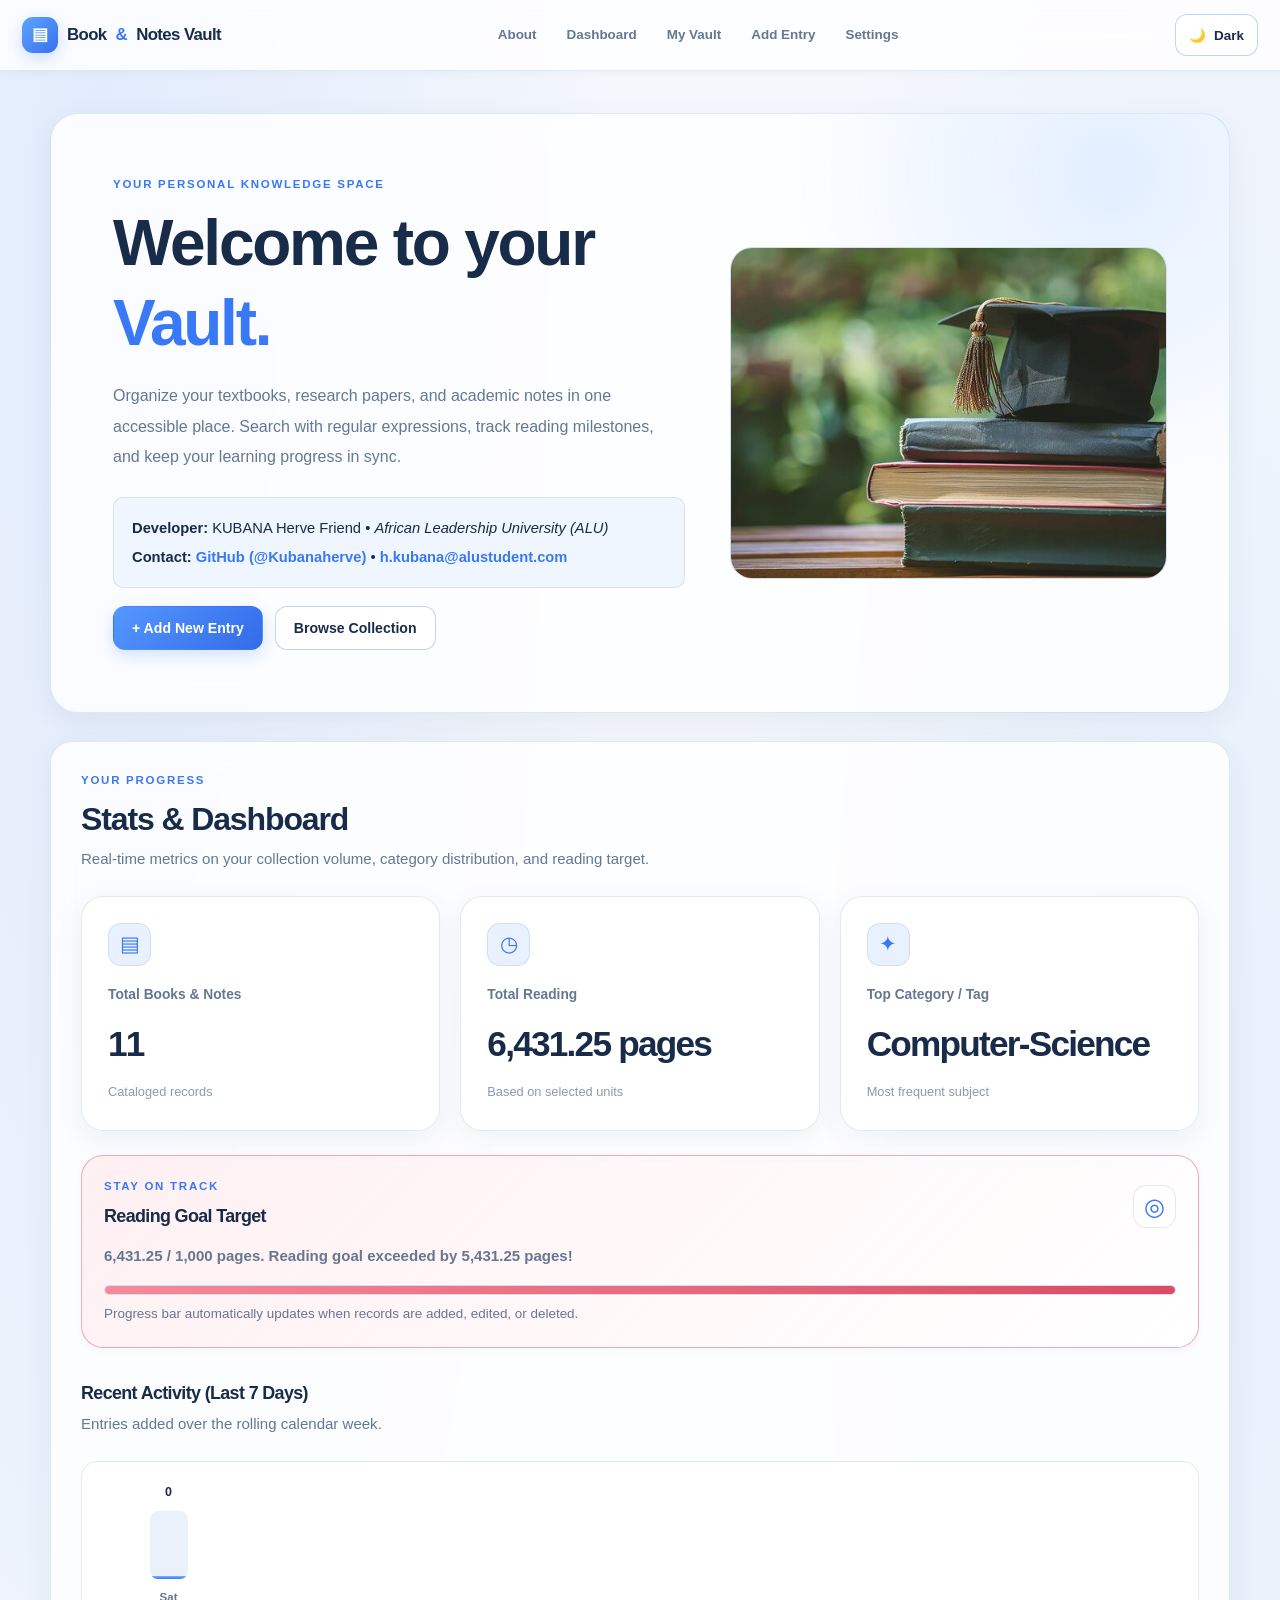
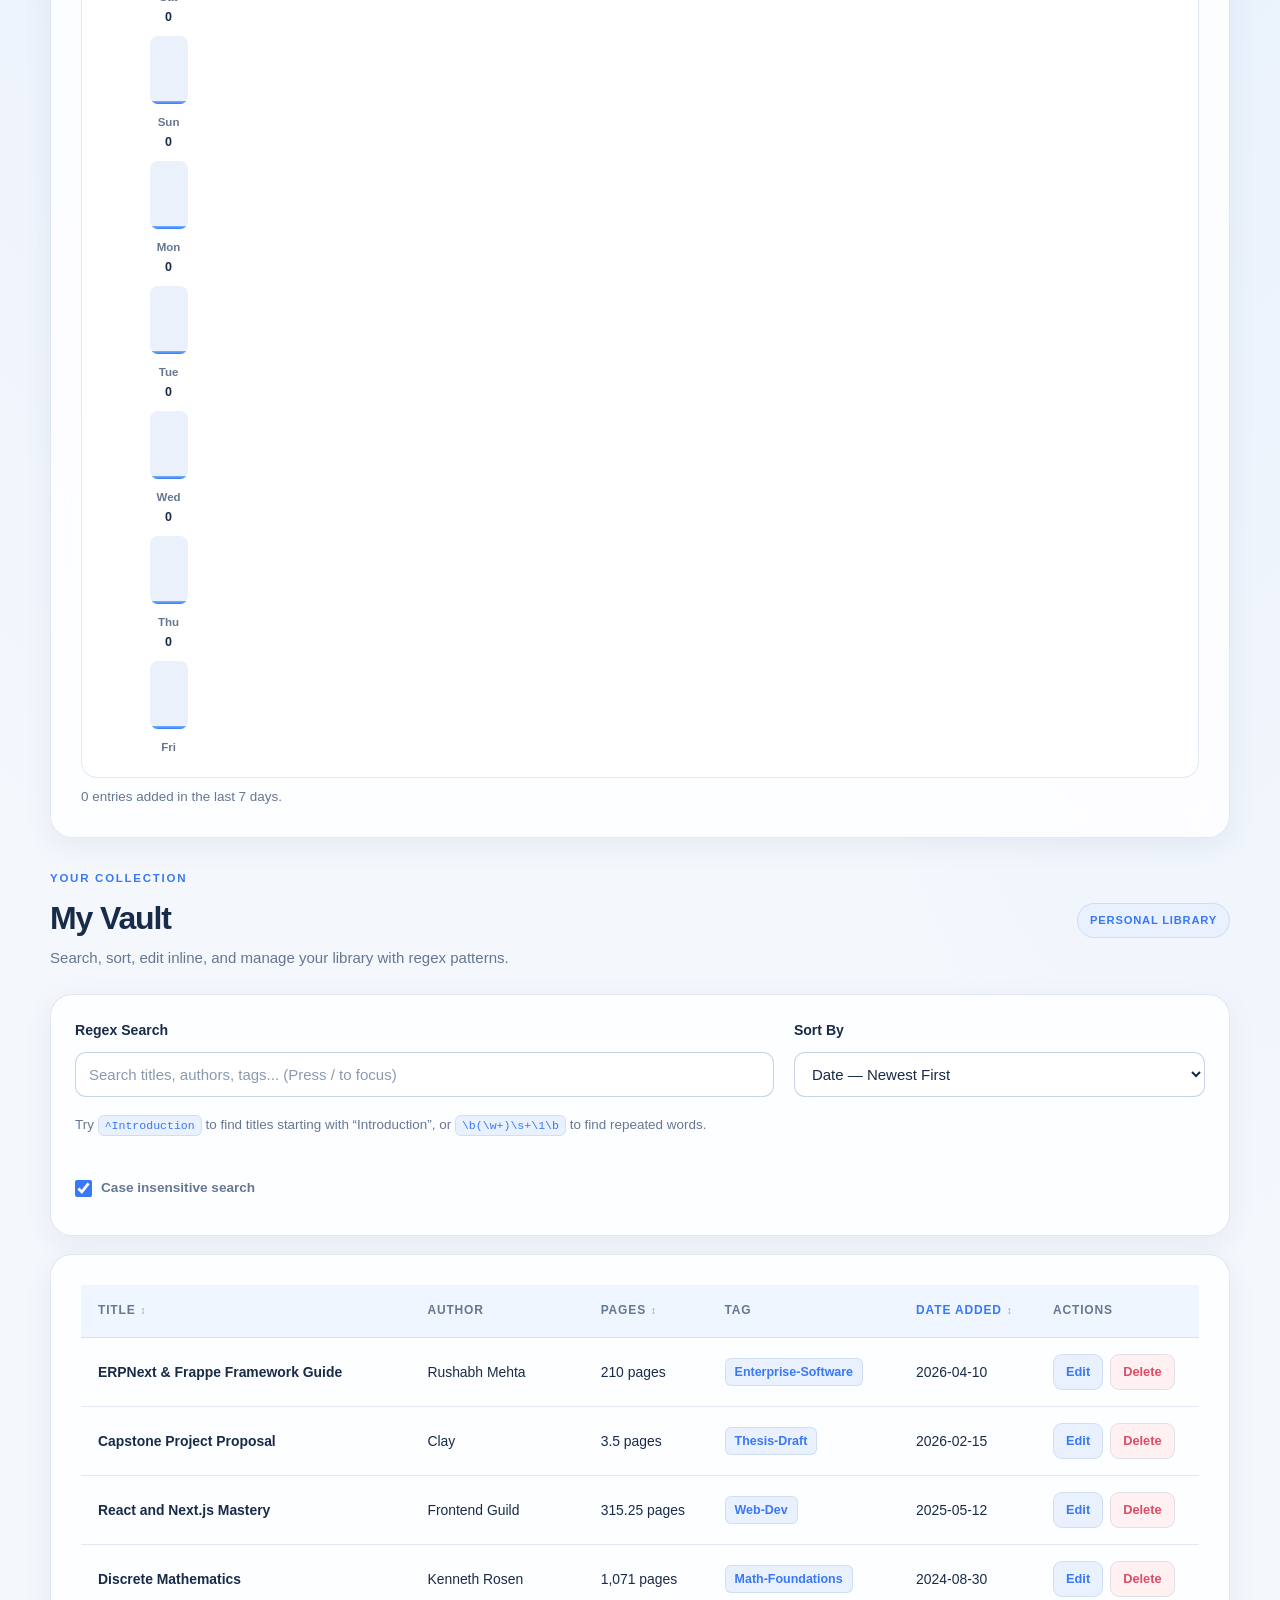
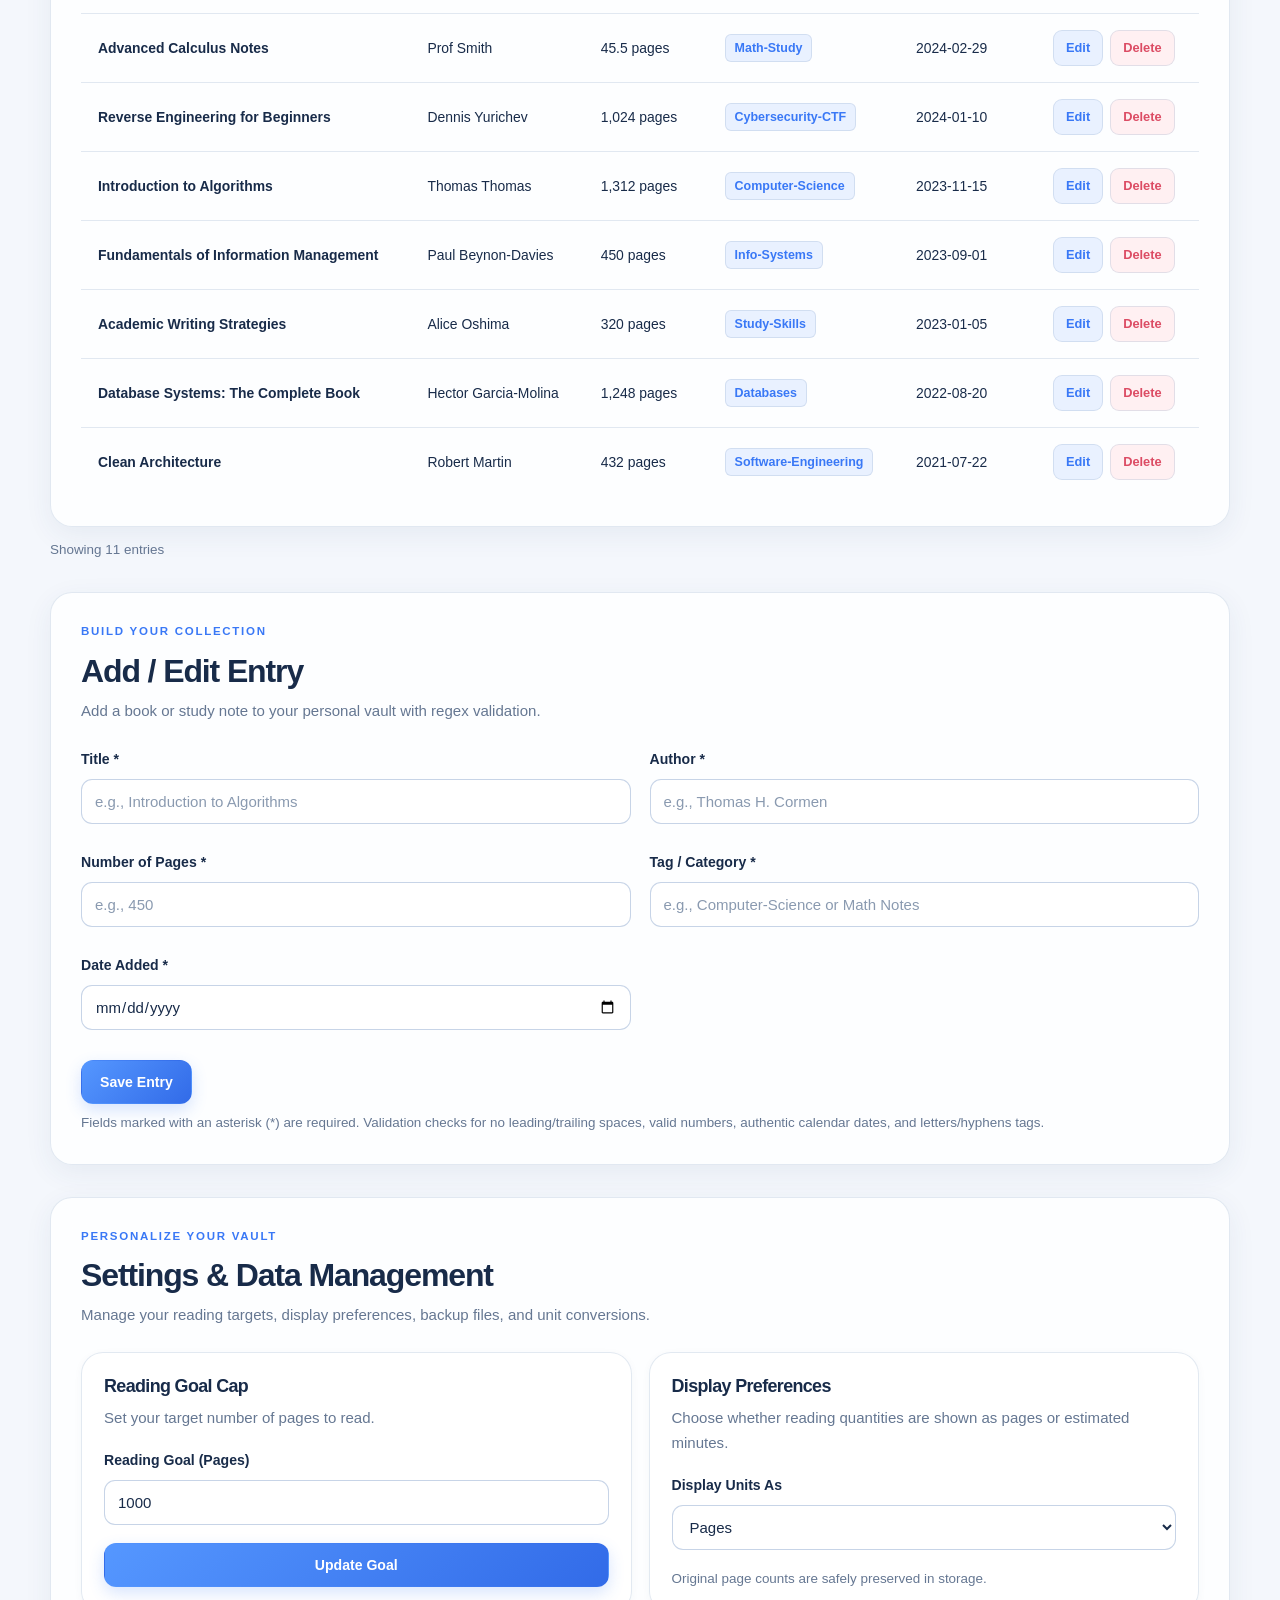
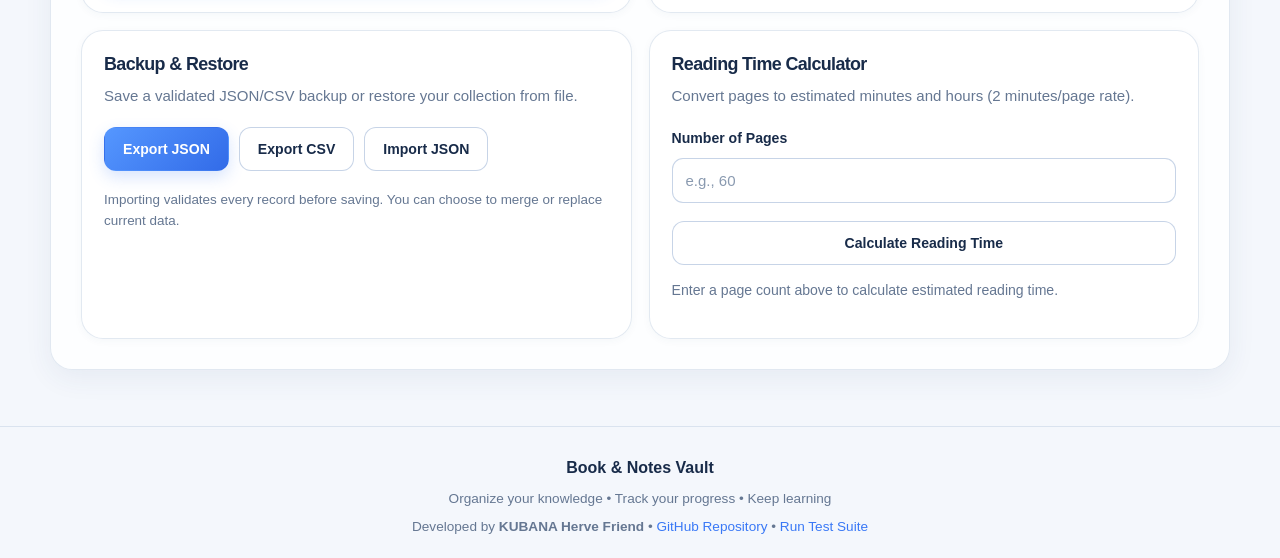
<file: index.html>
<!DOCTYPE html>
<html lang="en">
<head>
  <meta charset="UTF-8">
  <meta name="viewport" content="width=device-width, initial-scale=1.0">
  <meta name="theme-color" content="#0b1120">
  <meta name="description" content="Organize your books, study notes, and reading progress in one accessible personal library.">
  <title>Book &amp; Notes Vault</title>
  <link rel="stylesheet" href="styles/main.css">
  <script type="module" src="scripts/app.js"></script>
</head>
<body>
  <!-- Accessible Skip-to-Content Link -->
  <a href="#main-content" class="skip-link">Skip to main content</a>

  <!-- Header with Brand, Navigation, and Theme Switcher -->
  <header class="site-header">
    <div class="header-inner">
      <a class="brand" href="#about" aria-label="Book and Notes Vault Home">
        <span aria-hidden="true">▤</span>
        Book <span class="brand-accent">&amp;</span> Notes Vault
      </a>
      <nav aria-label="Main navigation">
        <a href="#about">About</a>
        <a href="#dashboard">Dashboard</a>
        <a href="#vault">My Vault</a>
        <a href="#form-section">Add Entry</a>
        <a href="#settings">Settings</a>
      </nav>
      <button
        type="button"
        id="theme-toggle"
        class="theme-toggle"
        aria-label="Switch to dark mode"
        aria-pressed="false"
      >
        <span class="theme-icon" aria-hidden="true">🌙</span>
        <span class="theme-label">Dark</span>
      </button>
    </div>
  </header>

  <!-- Global ARIA Live Regions for Polite and Assertive Announcements -->
  <div id="aria-polite" class="sr-only" role="status" aria-live="polite" aria-atomic="true"></div>
  <div id="aria-assertive" class="sr-only" role="alert" aria-live="assertive" aria-atomic="true"></div>

  <!-- Main Content Landmark -->
  <main id="main-content">
    <!-- Section 1: About Section (Purpose + Contact) -->
    <section id="about" class="welcome panel" aria-labelledby="about-heading">
      <div class="welcome-content">
        <p class="eyebrow">YOUR PERSONAL KNOWLEDGE SPACE</p>
        <h1 id="about-heading">
          Welcome to your <span class="brand-accent">Vault.</span>
        </h1>
        <p class="welcome-description">
          Organize your textbooks, research papers, and academic notes in one accessible place.
          Search with regular expressions, track reading milestones, and keep your learning progress in sync.
        </p>
        <div class="about-contact">
          <p><strong>Developer:</strong> KUBANA Herve Friend &bull; <em>African Leadership University (ALU)</em></p>
          <p>
            <strong>Contact:</strong>
            <a href="https://github.com/Kubanaherve" target="_blank" rel="noopener noreferrer">GitHub (@Kubanaherve)</a>
            &bull;
            <a href="mailto:h.kubana@alustudent.com">h.kubana@alustudent.com</a>
          </p>
        </div>
        <div class="welcome-actions">
          <a href="#form-section" class="button button-primary">+ Add New Entry</a>
          <a href="#vault" class="button button-light">Browse Collection</a>
        </div>
      </div>
      <div class="welcome-image-container" aria-hidden="true">
        <img
          src="assets/graduation.jpg"
          alt=""
          class="welcome-image"
          width="480"
          height="320"
        >
      </div>
    </section>

    <!-- Section 2: Stats & Dashboard -->
    <section
      id="dashboard"
      class="section-block panel"
      aria-labelledby="dashboard-heading"
    >
      <div class="section-heading">
        <div>
          <p class="eyebrow">YOUR PROGRESS</p>
          <h2 id="dashboard-heading">Stats &amp; Dashboard</h2>
          <p class="section-description">
            Real-time metrics on your collection volume, category distribution, and reading target.
          </p>
        </div>
      </div>

      <div class="stats-grid">
        <article class="stat-card">
          <span class="stat-icon" aria-hidden="true">▤</span>
          <p>Total Books &amp; Notes</p>
          <strong id="stat-total">0</strong>
          <span class="stat-caption">Cataloged records</span>
        </article>
        <article class="stat-card">
          <span class="stat-icon" aria-hidden="true">◷</span>
          <p>Total Reading</p>
          <strong id="stat-pages">0</strong>
          <span class="stat-caption">Based on selected units</span>
        </article>
        <article class="stat-card">
          <span class="stat-icon" aria-hidden="true">✦</span>
          <p>Top Category / Tag</p>
          <strong id="stat-tag">N/A</strong>
          <span class="stat-caption">Most frequent subject</span>
        </article>
      </div>

      <!-- Reading Goal Cap Tracker with Polite/Assertive ARIA Live Announcement -->
      <div class="cap-tracker settings-card">
        <div class="tracker-heading">
          <div>
            <p class="eyebrow">STAY ON TRACK</p>
            <h3>Reading Goal Target</h3>
          </div>
          <span class="tracker-symbol" aria-hidden="true">◎</span>
        </div>
        <p id="goal-status" aria-live="polite">
          Set a reading goal in Settings to start tracking progress.
        </p>
        <div
          id="goal-progress-track"
          class="progress-track"
          role="progressbar"
          aria-label="Reading goal progress"
          aria-valuemin="0"
          aria-valuemax="100"
          aria-valuenow="0"
        >
          <div id="goal-progress-fill" class="progress-fill"></div>
        </div>
        <p class="helper-text">
          Progress bar automatically updates when records are added, edited, or deleted.
        </p>
      </div>

      <!-- 7-Day Activity Trend Chart -->
      <div class="activity-section">
        <div class="section-heading">
          <div>
            <h3>Recent Activity (Last 7 Days)</h3>
            <p class="section-description">
              Entries added over the rolling calendar week.
            </p>
          </div>
        </div>
        <div
          id="activity-chart"
          class="activity-chart"
          role="img"
          aria-label="Activity chart showing entries added during the last seven days"
        >
          <p class="empty-state">Your recent activity will appear here.</p>
        </div>
        <p id="activity-summary" class="helper-text" aria-live="polite">
          No entries logged in the past week.
        </p>
      </div>
    </section>

    <!-- Section 3: Records Vault & Live Regex Search -->
    <section
      id="vault"
      class="section-block"
      aria-labelledby="vault-heading"
    >
      <div class="section-heading">
        <div>
          <p class="eyebrow">YOUR COLLECTION</p>
          <h2 id="vault-heading">My Vault</h2>
          <p class="section-description">
            Search, sort, edit inline, and manage your library with regex patterns.
          </p>
        </div>
        <span class="section-badge">PERSONAL LIBRARY</span>
      </div>

      <div class="controls panel">
        <div class="search-group">
          <label for="search-input">Regex Search</label>
          <input
            type="search"
            id="search-input"
            placeholder="Search titles, authors, tags... (Press / to focus)"
            aria-describedby="search-help search-error"
            autocomplete="off"
          >
          <p id="search-help" class="helper-text">
            Try <code>^Introduction</code> to find titles starting with “Introduction”,
            or <code>\b(\w+)\s+\1\b</code> to find repeated words.
          </p>
          <p id="search-error" class="error-message" role="status" aria-live="polite"></p>
          <label class="check-label" for="search-case">
            <input type="checkbox" id="search-case" checked>
            Case insensitive search
          </label>
        </div>

        <div class="sort-group">
          <label for="sort-select">Sort By</label>
          <select id="sort-select">
            <option value="dateAdded-desc">Date — Newest First</option>
            <option value="dateAdded-asc">Date — Oldest First</option>
            <option value="title-asc">Title — A to Z</option>
            <option value="title-desc">Title — Z to A</option>
            <option value="pages-desc">Pages — Highest First</option>
            <option value="pages-asc">Pages — Lowest First</option>
          </select>
        </div>
      </div>

      <div class="table-wrapper table-responsive panel">
        <table id="records-table">
          <caption class="sr-only">
            Saved books and notes catalog with titles, authors, page counts, tags, dates, and action controls.
          </caption>
          <thead>
            <tr>
              <th scope="col">
                <button type="button" class="th-sort-btn" data-sort-key="title" aria-label="Sort by Title">
                  Title <span aria-hidden="true" class="sort-icon">↕</span>
                </button>
              </th>
              <th scope="col">Author</th>
              <th scope="col">
                <button type="button" class="th-sort-btn" data-sort-key="pages" aria-label="Sort by Pages">
                  Pages <span aria-hidden="true" class="sort-icon">↕</span>
                </button>
              </th>
              <th scope="col">Tag</th>
              <th scope="col">
                <button type="button" class="th-sort-btn" data-sort-key="dateAdded" aria-label="Sort by Date">
                  Date Added <span aria-hidden="true" class="sort-icon">↕</span>
                </button>
              </th>
              <th scope="col">Actions</th>
            </tr>
          </thead>
          <tbody id="records-body">
            <!-- Dynamically populated rows -->
          </tbody>
        </table>
      </div>
      <p id="record-count" class="helper-text" aria-live="polite">
        Loading saved entries...
      </p>
    </section>

    <!-- Section 4: Add / Edit Form -->
    <section
      id="form-section"
      class="section-block panel"
      aria-labelledby="form-heading"
    >
      <div class="section-heading">
        <div>
          <p class="eyebrow">BUILD YOUR COLLECTION</p>
          <h2 id="form-heading">Add / Edit Entry</h2>
          <p class="section-description">
            Add a book or study note to your personal vault with regex validation.
          </p>
        </div>
      </div>

      <form id="record-form" novalidate>
        <div class="form-group">
          <label for="title">Title <span aria-hidden="true">*</span></label>
          <input
            type="text"
            id="title"
            name="title"
            placeholder="e.g., Introduction to Algorithms"
            maxlength="150"
            required
            aria-required="true"
            aria-describedby="title-error"
          >
          <span id="title-error" class="error-message" role="alert"></span>
        </div>

        <div class="form-group">
          <label for="author">Author <span aria-hidden="true">*</span></label>
          <input
            type="text"
            id="author"
            name="author"
            placeholder="e.g., Thomas H. Cormen"
            maxlength="100"
            required
            aria-required="true"
            aria-describedby="author-error"
          >
          <span id="author-error" class="error-message" role="alert"></span>
        </div>

        <div class="form-group">
          <label for="pages">Number of Pages <span aria-hidden="true">*</span></label>
          <input
            type="number"
            id="pages"
            name="pages"
            placeholder="e.g., 450"
            min="1"
            step="any"
            required
            aria-required="true"
            aria-describedby="pages-error"
          >
          <span id="pages-error" class="error-message" role="alert"></span>
        </div>

        <div class="form-group">
          <label for="tag">Tag / Category <span aria-hidden="true">*</span></label>
          <input
            type="text"
            id="tag"
            name="tag"
            placeholder="e.g., Computer-Science or Math Notes"
            maxlength="50"
            required
            aria-required="true"
            aria-describedby="tag-error"
          >
          <span id="tag-error" class="error-message" role="alert"></span>
        </div>

        <div class="form-group">
          <label for="dateAdded">Date Added <span aria-hidden="true">*</span></label>
          <input
            type="date"
            id="dateAdded"
            name="dateAdded"
            required
            aria-required="true"
            aria-describedby="dateAdded-error"
          >
          <span id="dateAdded-error" class="error-message" role="alert"></span>
        </div>

        <div class="form-actions">
          <button
            type="submit"
            id="save-record-btn"
            class="button button-primary"
          >
            Save Entry
          </button>
          <button
            type="button"
            id="cancel-edit"
            class="button button-light hidden"
          >
            Cancel Edit
          </button>
        </div>
      </form>
      <p class="helper-text">
        Fields marked with an asterisk (<span aria-hidden="true">*</span>) are required. Validation checks for no leading/trailing spaces, valid numbers, authentic calendar dates, and letters/hyphens tags.
      </p>
    </section>

    <!-- Section 5: Settings & Backup Management -->
    <section
      id="settings"
      class="section-block panel"
      aria-labelledby="settings-heading"
    >
      <div class="section-heading">
        <div>
          <p class="eyebrow">PERSONALIZE YOUR VAULT</p>
          <h2 id="settings-heading">Settings &amp; Data Management</h2>
          <p class="section-description">
            Manage your reading targets, display preferences, backup files, and unit conversions.
          </p>
        </div>
      </div>

      <div class="settings-grid">
        <!-- Goal Settings -->
        <div class="settings-card">
          <h3>Reading Goal Cap</h3>
          <p class="section-description">
            Set your target number of pages to read.
          </p>
          <div class="form-group">
            <label for="page-goal">Reading Goal (Pages)</label>
            <input
              type="number"
              id="page-goal"
              min="1"
              step="1"
              value="1000"
            >
          </div>
          <button
            type="button"
            id="save-goal"
            class="button button-primary"
          >
            Update Goal
          </button>
        </div>

        <!-- Display Preferences -->
        <div class="settings-card">
          <h3>Display Preferences</h3>
          <p class="section-description">
            Choose whether reading quantities are shown as pages or estimated minutes.
          </p>
          <div class="form-group">
            <label for="unit-toggle">Display Units As</label>
            <select id="unit-toggle">
              <option value="pages">Pages</option>
              <option value="minutes">Minutes (1 page = 2 minutes)</option>
            </select>
          </div>
          <p class="helper-text">
            Original page counts are safely preserved in storage.
          </p>
        </div>

        <!-- Backup & Restore -->
        <div class="settings-card">
          <h3>Backup &amp; Restore</h3>
          <p class="section-description">
            Save a validated JSON/CSV backup or restore your collection from file.
          </p>
          <div class="form-group action-group">
            <button
              type="button"
              id="export-btn"
              class="button button-primary"
            >
              Export JSON
            </button>
            <button
              type="button"
              id="export-csv-btn"
              class="button button-light"
            >
              Export CSV
            </button>
            <label for="import-file" class="button button-light import-label">
              Import JSON
            </label>
            <input
              type="file"
              id="import-file"
              class="sr-only"
              accept=".json,application/json"
              aria-describedby="import-help import-message"
            >
          </div>
          <p id="import-help" class="helper-text">
            Importing validates every record before saving. You can choose to merge or replace current data.
          </p>
          <p
            id="import-message"
            class="import-message"
            role="status"
            aria-live="polite"
            aria-atomic="true"
          ></p>
        </div>

        <!-- Reading Time Calculator -->
        <div class="settings-card">
          <h3>Reading Time Calculator</h3>
          <p class="section-description">
            Convert pages to estimated minutes and hours (2 minutes/page rate).
          </p>
          <div class="form-group">
            <label for="convert-pages">Number of Pages</label>
            <input
              type="number"
              id="convert-pages"
              min="1"
              step="1"
              placeholder="e.g., 60"
            >
          </div>
          <button
            type="button"
            id="convert-btn"
            class="button button-light"
          >
            Calculate Reading Time
          </button>
          <p
            id="conversion-result"
            class="conversion-result"
            aria-live="polite"
          >
            Enter a page count above to calculate estimated reading time.
          </p>
        </div>
      </div>
    </section>
  </main>

  <!-- Semantic Footer Landmark (Direct child of body) -->
  <footer class="site-footer">
    <p class="footer-brand">Book &amp; Notes Vault</p>
    <p>Organize your knowledge &bull; Track your progress &bull; Keep learning</p>
    <p>
      Developed by <strong>KUBANA Herve Friend</strong> &bull;
      <a href="https://github.com/Kubanaherve/book-notes-vault" target="_blank" rel="noopener noreferrer">GitHub Repository</a>
      &bull;
      <a href="tests.html">Run Test Suite</a>
    </p>
  </footer>
</body>
</html>
</file>
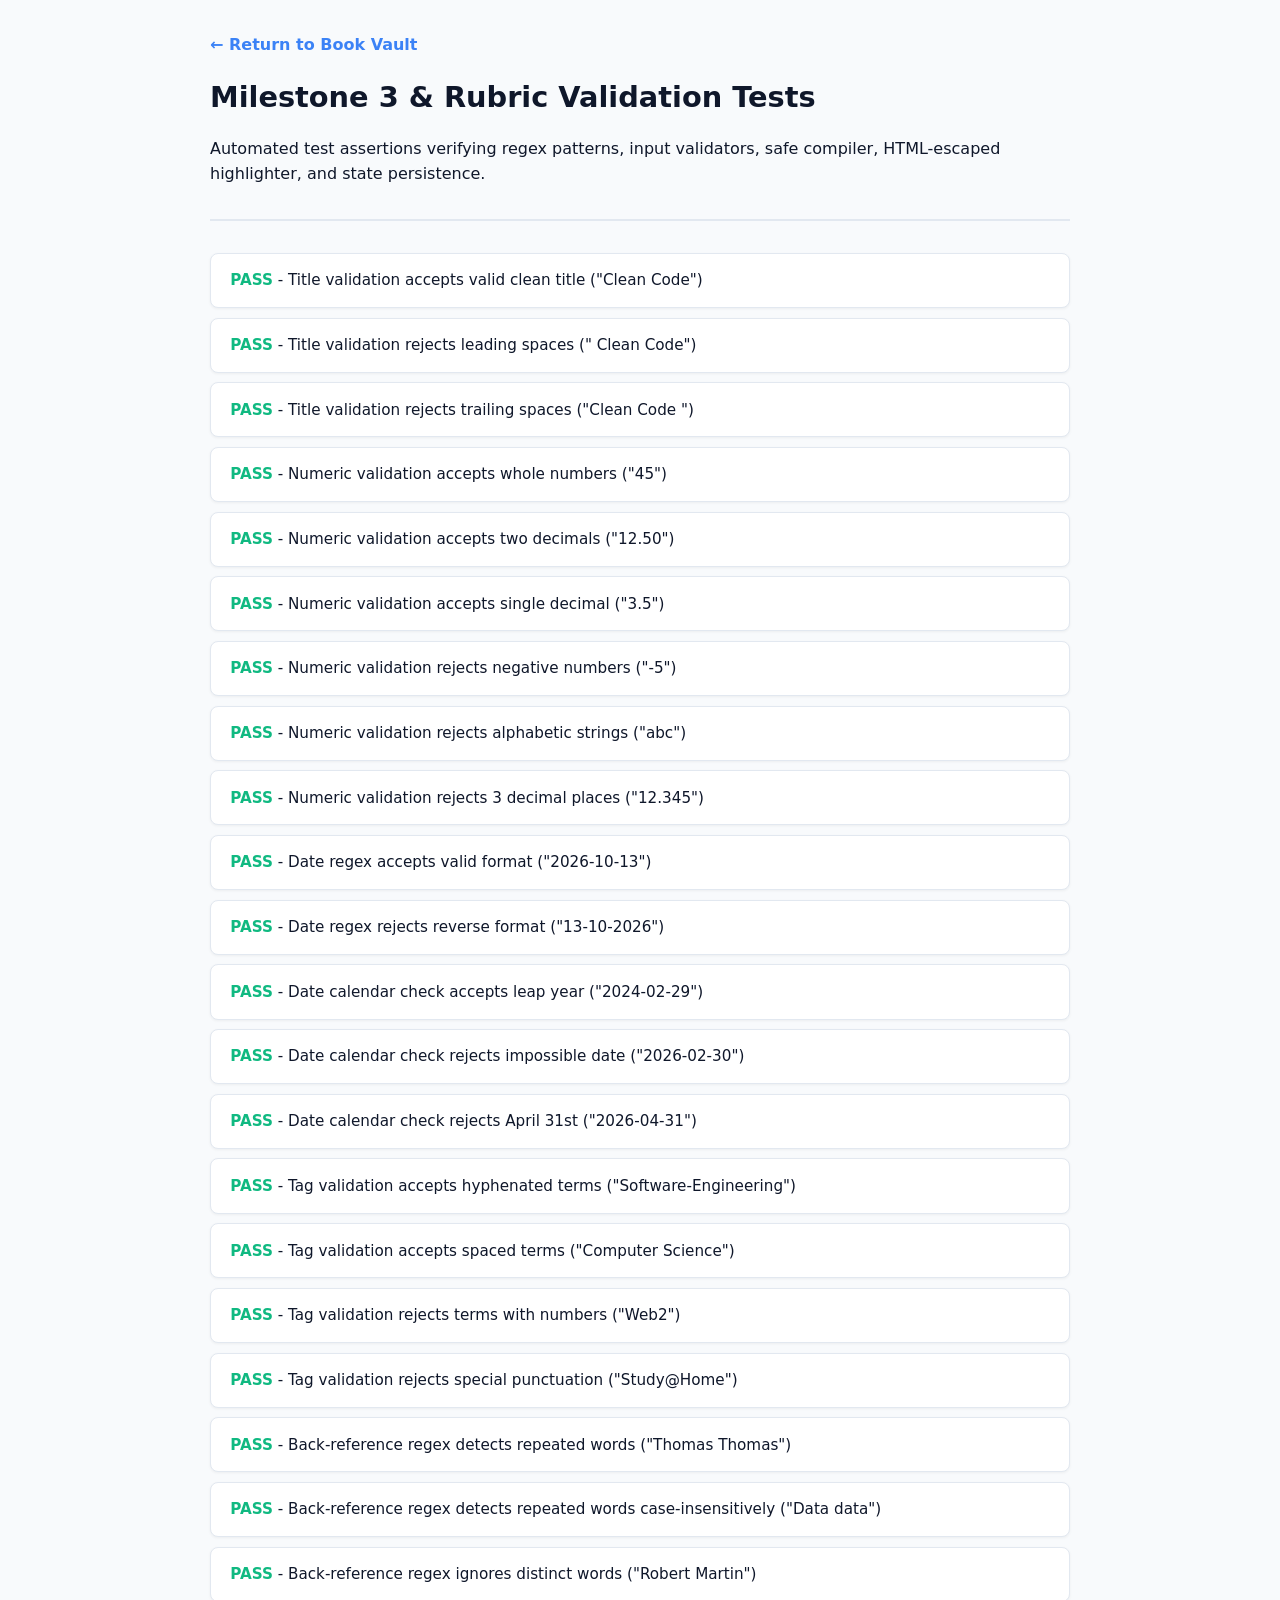
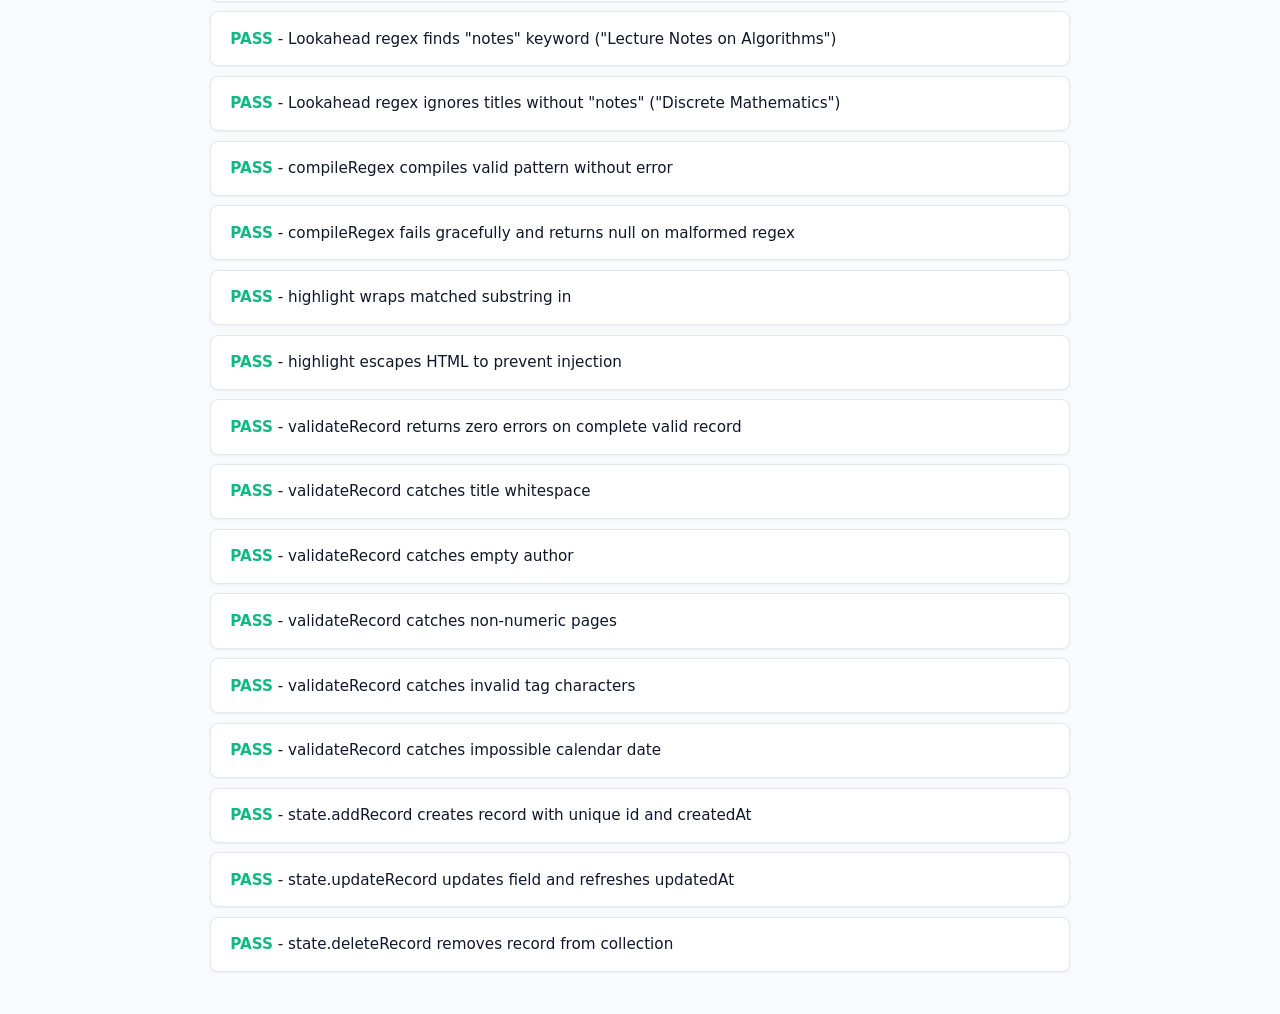
<file: tests.html>
<!DOCTYPE html>
<html lang="en">
<head>
  <meta charset="UTF-8">
  <meta name="viewport" content="width=device-width, initial-scale=1.0">
  <title>Validation & Unit Tests - Book & Notes Vault</title>
  <style>
    :root {
      --bg: #f8fafc;
      --surface: #ffffff;
      --text: #0f172a;
      --border: #e2e8f0;
      --pass: #10b981;
      --fail: #ef4444;
      --primary: #3b82f6;
    }
    @media (prefers-color-scheme: dark) {
      :root {
        --bg: #0f172a;
        --surface: #1e293b;
        --text: #f8fafc;
        --border: #334155;
      }
    }
    body {
      font-family: system-ui, -apple-system, BlinkMacSystemFont, "Segoe UI", Roboto, sans-serif;
      padding: 2rem;
      max-width: 860px;
      margin: 0 auto;
      background: var(--bg);
      color: var(--text);
      line-height: 1.6;
    }
    header {
      margin-bottom: 2rem;
      border-bottom: 2px solid var(--border);
      padding-bottom: 1rem;
    }
    h1 {
      margin: 0 0 0.5rem 0;
      font-size: 1.8rem;
    }
    .nav-back {
      display: inline-block;
      margin-bottom: 1rem;
      color: var(--primary);
      text-decoration: none;
      font-weight: 600;
    }
    .nav-back:hover {
      text-decoration: underline;
    }
    .pass {
      color: var(--pass);
      font-weight: 700;
    }
    .fail {
      color: var(--fail);
      font-weight: 700;
    }
    ul {
      list-style: none;
      padding: 0;
      margin: 0;
    }
    li {
      background: var(--surface);
      margin-bottom: 0.6rem;
      padding: 0.9rem 1.2rem;
      border-radius: 8px;
      border: 1px solid var(--border);
      font-size: 0.95rem;
      box-shadow: 0 1px 3px rgba(0,0,0,0.05);
    }
  </style>
</head>
<body>
  <header>
    <a href="index.html" class="nav-back">&larr; Return to Book Vault</a>
    <h1>Milestone 3 & Rubric Validation Tests</h1>
    <p>Automated test assertions verifying regex patterns, input validators, safe compiler, HTML-escaped highlighter, and state persistence.</p>
  </header>

  <ul id="test-results"></ul>

  <script type="module" src="tests/tests.js"></script>
</body>
</html>
</file>
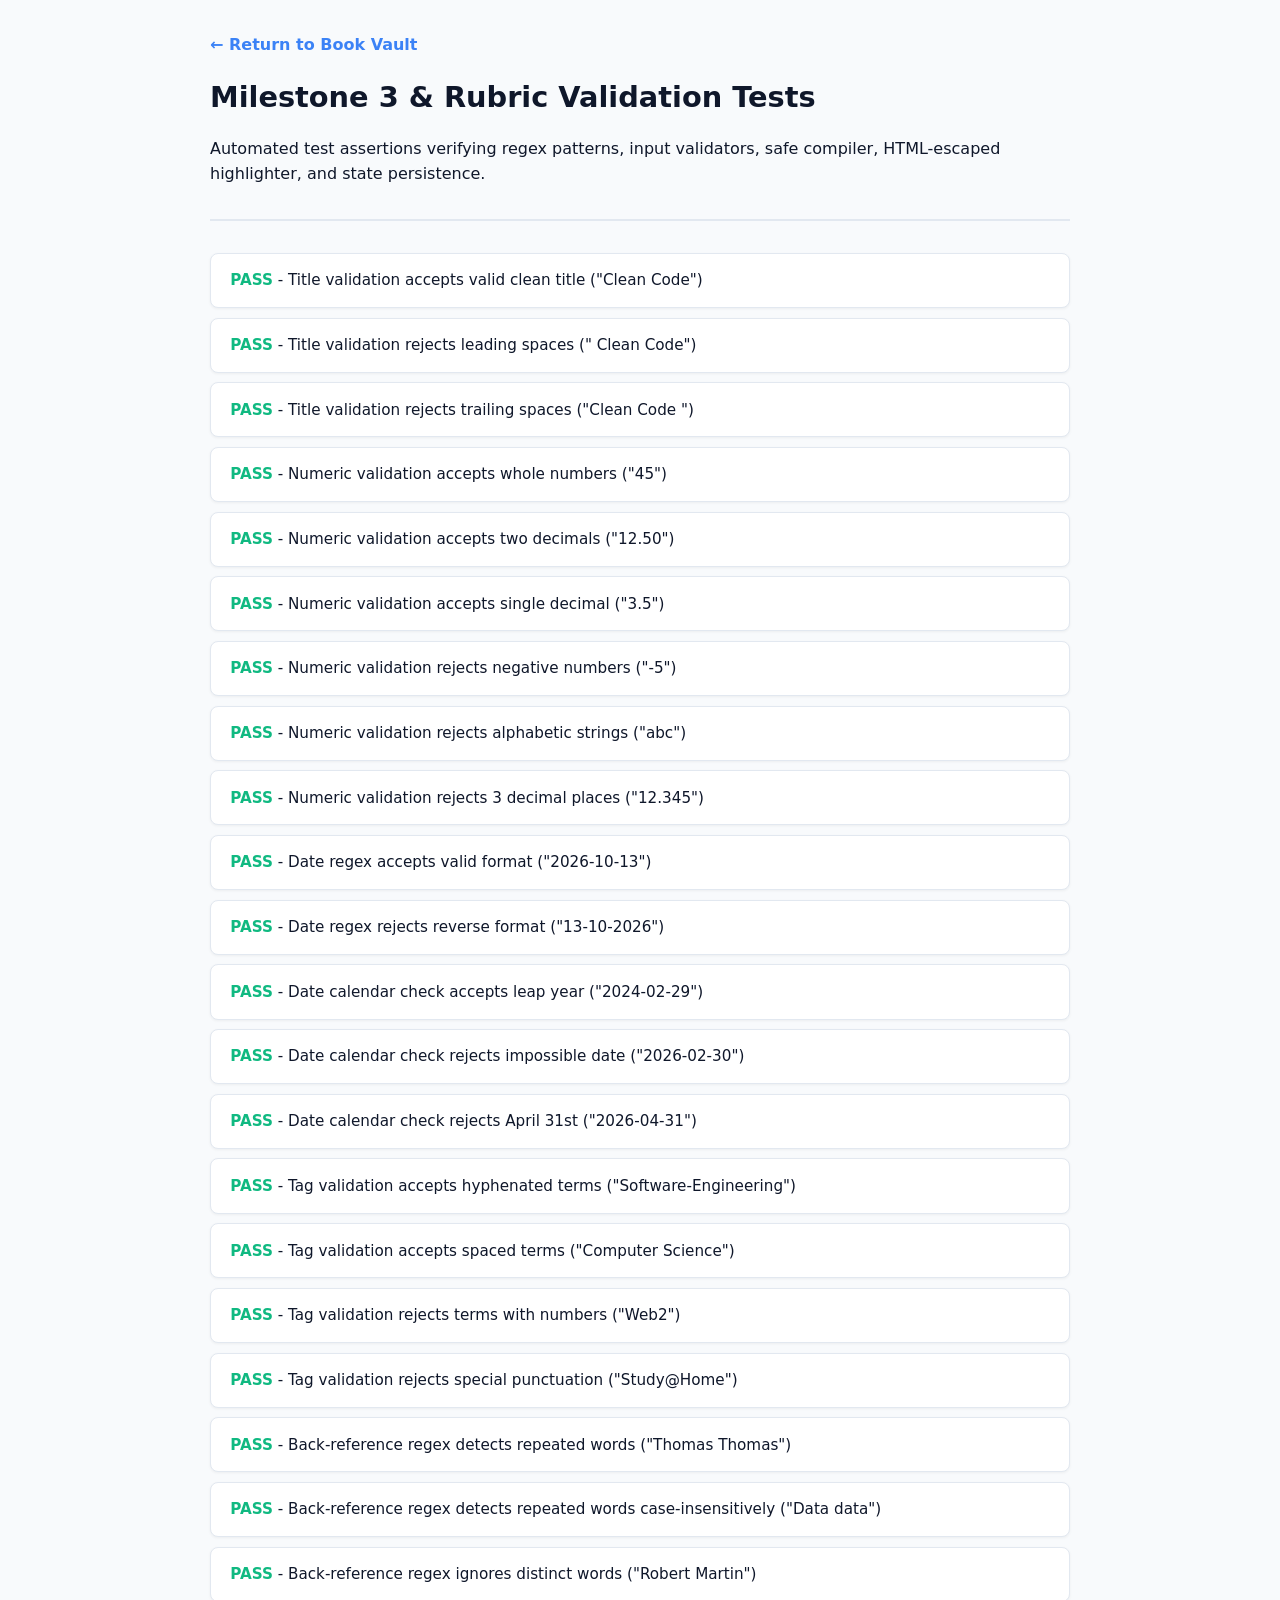
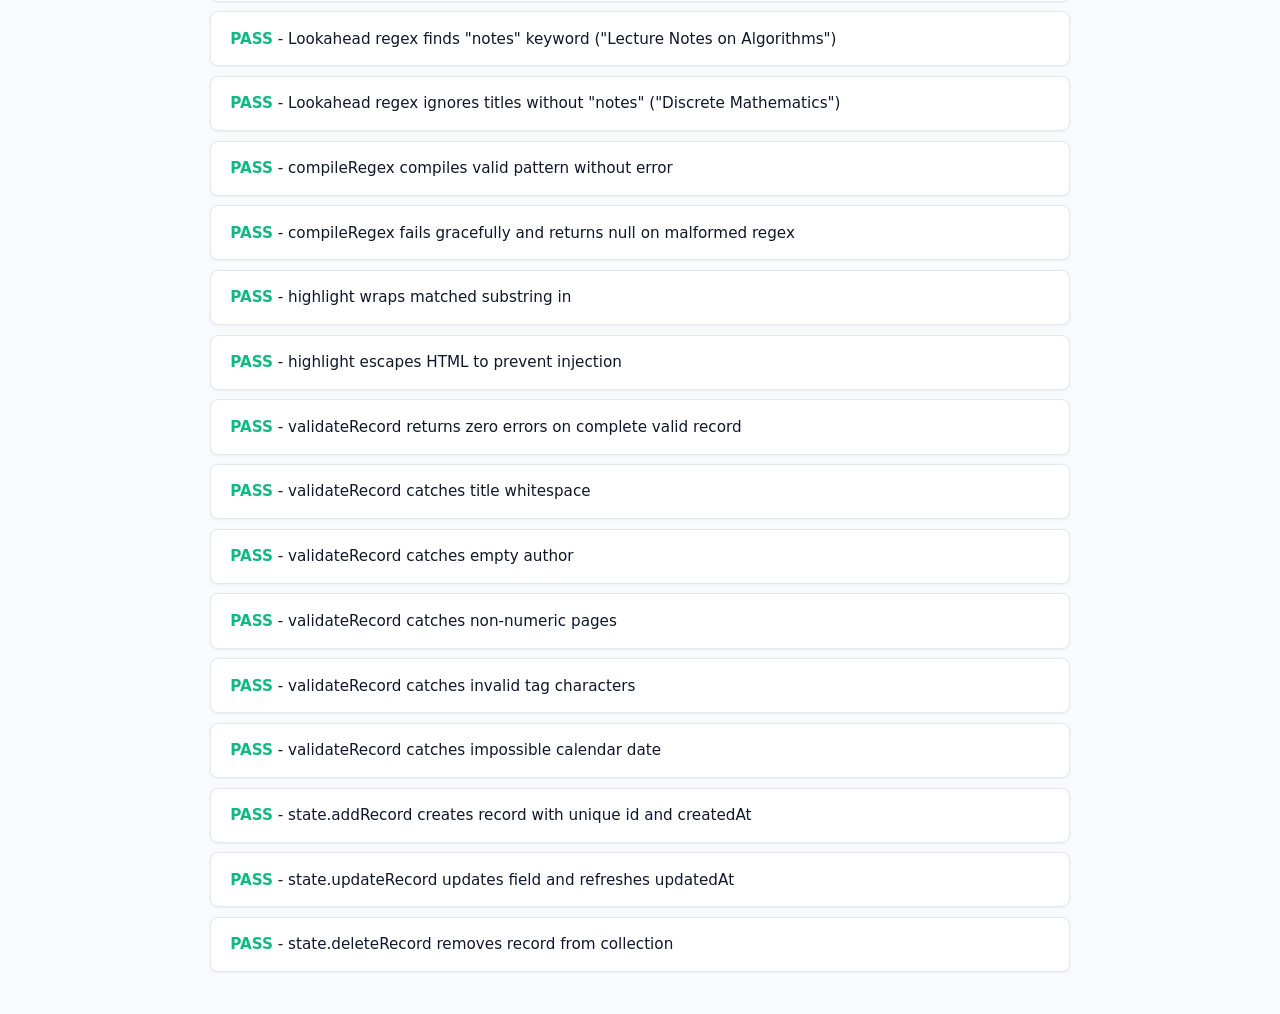
<file: tests/tests.html>
<!DOCTYPE html>
<html lang="en">
<head>
  <meta charset="UTF-8">
  <meta name="viewport" content="width=device-width, initial-scale=1.0">
  <title>Regex Assertions - Book & Notes Vault</title>
  <style>
    :root {
      --bg: #f8fafc;
      --surface: #ffffff;
      --text: #0f172a;
      --border: #e2e8f0;
      --pass: #10b981;
      --fail: #ef4444;
      --primary: #3b82f6;
    }
    @media (prefers-color-scheme: dark) {
      :root {
        --bg: #0f172a;
        --surface: #1e293b;
        --text: #f8fafc;
        --border: #334155;
      }
    }
    body {
      font-family: system-ui, -apple-system, BlinkMacSystemFont, "Segoe UI", Roboto, sans-serif;
      padding: 2rem;
      max-width: 860px;
      margin: 0 auto;
      background: var(--bg);
      color: var(--text);
      line-height: 1.6;
    }
    header {
      margin-bottom: 2rem;
      border-bottom: 2px solid var(--border);
      padding-bottom: 1rem;
    }
    h1 {
      margin: 0 0 0.5rem 0;
      font-size: 1.8rem;
    }
    .nav-back {
      display: inline-block;
      margin-bottom: 1rem;
      color: var(--primary);
      text-decoration: none;
      font-weight: 600;
    }
    .nav-back:hover {
      text-decoration: underline;
    }
    .pass {
      color: var(--pass);
      font-weight: 700;
    }
    .fail {
      color: var(--fail);
      font-weight: 700;
    }
    ul {
      list-style: none;
      padding: 0;
      margin: 0;
    }
    li {
      background: var(--surface);
      margin-bottom: 0.6rem;
      padding: 0.9rem 1.2rem;
      border-radius: 8px;
      border: 1px solid var(--border);
      font-size: 0.95rem;
      box-shadow: 0 1px 3px rgba(0,0,0,0.05);
    }
  </style>
</head>
<body>
  <header>
    <a href="../index.html" class="nav-back">&larr; Return to Book Vault</a>
    <h1>Milestone 3 & Rubric Validation Tests</h1>
    <p>Automated test assertions verifying regex patterns, input validators, safe compiler, HTML-escaped highlighter, and state persistence.</p>
  </header>

  <ul id="test-results"></ul>

  <script type="module" src="tests.js"></script>
</body>
</html>
</file>
<file: styles/main.css>
/* =========================================
   BOOK & NOTES VAULT
   Clean blue glassmorphism design
   ========================================= */

/* ---------- 1. Theme variables ---------- */

:root {
  color-scheme: light;

  --bg: #f4f7fc;
  --bg-secondary: #eaf1fb;

  --surface: rgba(255, 255, 255, 0.82);
  --surface-solid: #ffffff;
  --surface-hover: #f0f6ff;

  --text: #182b49;
  --text-secondary: #657792;
  --text-muted: #8a9ab0;

  --primary: #3978f6;
  --primary-hover: #2863dc;
  --primary-soft: #e9f1ff;

  --accent: #65a9ff;
  --success: #159b72;
  --success-soft: #e4f8f0;

  --danger: #dc4c64;
  --danger-soft: #fff0f2;

  --border: rgba(125, 153, 190, 0.22);
  --border-strong: rgba(95, 132, 185, 0.35);

  --shadow-sm:
    0 2px 8px rgba(36, 66, 110, 0.04);

  --shadow-md:
    0 8px 28px rgba(36, 66, 110, 0.07);

  --shadow-lg:
    0 18px 55px rgba(36, 66, 110, 0.10);

  --glass-blur: 18px;

  --radius-sm: 10px;
  --radius-md: 16px;
  --radius-lg: 22px;
  --radius-xl: 28px;

  --transition: 180ms ease;
}

/* ---------- Dark theme ---------- */

html[data-theme="dark"] {
  color-scheme: dark;

  --bg: #0c1322;
  --bg-secondary: #121d31;

  --surface: rgba(22, 34, 55, 0.86);
  --surface-solid: #162237;
  --surface-hover: #20314c;

  --text: #e9f0fc;
  --text-secondary: #a6b7d0;
  --text-muted: #8295b1;

  --primary: #76a6ff;
  --primary-hover: #9bbcff;
  --primary-soft: #213657;

  --accent: #76b8ff;
  --success: #50d6a5;
  --success-soft: #153b32;

  --danger: #ff8395;
  --danger-soft: #44232d;

  --border: rgba(153, 180, 220, 0.13);
  --border-strong: rgba(153, 180, 220, 0.25);

  --shadow-sm:
    0 2px 8px rgba(0, 0, 0, 0.12);

  --shadow-md:
    0 8px 28px rgba(0, 0, 0, 0.18);

  --shadow-lg:
    0 18px 55px rgba(0, 0, 0, 0.24);
}

/* ---------- 2. Reset and base ---------- */

* {
  box-sizing: border-box;
}

html {
  scroll-behavior: smooth;
  scroll-padding-top: 100px;
}

body {
  margin: 0;
  min-height: 100vh;

  background:
    radial-gradient(
      ellipse at 8% 4%,
      rgba(99, 158, 255, 0.13),
      transparent 32rem
    ),
    radial-gradient(
      ellipse at 94% 22%,
      rgba(134, 190, 255, 0.12),
      transparent 30rem
    ),
    var(--bg);

  color: var(--text);

  font-family:
    Inter,
    -apple-system,
    BlinkMacSystemFont,
    "Segoe UI",
    sans-serif;

  font-size: 15px;
  line-height: 1.65;

  transition:
    background-color var(--transition),
    color var(--transition);
}

body,
button,
input,
select {
  font-family:
    Inter,
    -apple-system,
    BlinkMacSystemFont,
    "Segoe UI",
    sans-serif;
}

button,
input,
select {
  font-size: inherit;
}

button,
a,
input,
select,
label {
  -webkit-tap-highlight-color: transparent;
}

button {
  cursor: pointer;
}

a {
  color: var(--primary);
  text-decoration: none;
}

a:hover {
  color: var(--primary-hover);
}

img {
  display: block;
  max-width: 100%;
}

::selection {
  color: #ffffff;
  background: #3978f6;
}

.hidden {
  display: none !important;
}

/* ---------- 3. Accessibility ---------- */

.skip-link {
  position: fixed;
  z-index: 1000;
  top: 12px;
  left: 12px;

  padding: 12px 18px;

  color: #ffffff;
  background: #245ac4;

  border-radius: var(--radius-sm);

  transform: translateY(-160%);
  transition: transform var(--transition);
}

.skip-link:focus {
  transform: translateY(0);
}

.sr-only {
  position: absolute;

  width: 1px;
  height: 1px;

  padding: 0;
  margin: -1px;

  overflow: hidden;
  clip: rect(0, 0, 0, 0);

  white-space: nowrap;
  border: 0;
}

:focus-visible {
  outline: 3px solid var(--primary);
  outline-offset: 4px;
}

input:focus-visible,
select:focus-visible,
textarea:focus-visible {
  border-color: var(--primary);
}

/* ---------- 4. Main layout ---------- */

main {
  width: min(1180px, calc(100% - 32px));
  margin: 0 auto;
  padding: 30px 0 24px;
}

.section-block {
  margin-bottom: 28px;
  scroll-margin-top: 100px;
}

h1,
h2,
h3,
p {
  margin-top: 0;
}

h1,
h2,
h3 {
  color: var(--text);
  line-height: 1.25;
  letter-spacing: -0.035em;
}

h1 {
  font-size: clamp(2.25rem, 6vw, 4rem);
  font-weight: 760;
}

h2 {
  margin-bottom: 10px;
  font-size: clamp(1.55rem, 3vw, 2rem);
  font-weight: 730;
}

h3 {
  margin-bottom: 12px;
  font-size: 1.12rem;
  font-weight: 700;
}

.section-description {
  margin-bottom: 0;
  color: var(--text-secondary);
  font-size: 0.94rem;
}

.eyebrow {
  margin-bottom: 10px;

  color: var(--primary);

  font-size: 0.72rem;
  font-weight: 800;

  letter-spacing: 0.15em;
  line-height: 1.5;
}

.helper-text {
  margin: 8px 0 0;

  color: var(--text-secondary);

  font-size: 0.84rem;
  line-height: 1.6;
}

code {
  padding: 3px 6px;

  color: var(--primary);

  background: var(--primary-soft);

  border: 1px solid var(--border);
  border-radius: 6px;

  font-size: 0.86em;
  overflow-wrap: anywhere;
}

/* ---------- 5. Glass panels ---------- */

.panel,
.settings-card,
.stat-card {
  background: var(--surface);

  border: 1px solid var(--border);
  border-radius: var(--radius-lg);

  box-shadow: var(--shadow-md);

  backdrop-filter: blur(var(--glass-blur));
  -webkit-backdrop-filter: blur(var(--glass-blur));
}

.panel {
  padding: 24px;
}

.section-heading {
  display: flex;
  flex-wrap: wrap;
  align-items: center;
  justify-content: space-between;

  gap: 16px;

  margin-bottom: 24px;
}

.section-heading > div {
  min-width: 0;
}

.section-heading h2,
.section-heading h3 {
  margin-bottom: 8px;
}

.section-badge {
  display: inline-flex;
  align-items: center;

  padding: 7px 12px;

  color: var(--primary);

  background: var(--primary-soft);

  border: 1px solid var(--border);
  border-radius: 999px;

  font-size: 0.7rem;
  font-weight: 800;
  letter-spacing: 0.07em;
}

/* ---------- 6. Header ---------- */

.site-header {
  position: sticky;
  z-index: 100;
  top: 0;

  background: var(--surface);
  border-bottom: 1px solid var(--border);

  box-shadow: var(--shadow-sm);

  backdrop-filter: blur(22px);
  -webkit-backdrop-filter: blur(22px);
}

.header-inner {
  display: flex;
  flex-direction: column;
  align-items: flex-start;

  gap: 12px;

  width: min(1240px, calc(100% - 32px));
  margin: 0 auto;
  padding: 14px 0;
}

.brand {
  display: inline-flex;
  align-items: center;

  gap: 9px;

  color: var(--text);

  font-size: 1.05rem;
  font-weight: 800;
  letter-spacing: -0.035em;
}

.brand > span:first-child {
  display: grid;
  place-items: center;

  width: 36px;
  height: 36px;

  color: #ffffff;

  background: linear-gradient(
    135deg,
    #5da4ff,
    #3970ed
  );

  border-radius: 11px;

  box-shadow: 0 5px 15px rgba(57, 120, 246, 0.24);
}

.brand-accent {
  color: var(--primary);
}

nav {
  display: flex;
  align-items: center;

  width: 100%;
  gap: 5px;

  overflow-x: auto;
  scrollbar-width: thin;
}

nav a {
  flex: 0 0 auto;

  padding: 8px 11px;

  color: var(--text-secondary);

  border-radius: 9px;

  font-size: 0.84rem;
  font-weight: 650;

  transition:
    color var(--transition),
    background var(--transition);
}

nav a:hover,
nav a:focus-visible {
  color: var(--primary);
  background: var(--primary-soft);
}

/* Theme switch button added to the header */

.theme-toggle {
  display: inline-flex;
  align-items: center;
  justify-content: center;

  gap: 8px;

  min-height: 42px;
  padding: 9px 13px;

  color: var(--text);

  background: var(--surface-solid);

  border: 1px solid var(--border-strong);
  border-radius: 12px;

  font-weight: 700;
  font-size: 0.84rem;

  transition:
    background var(--transition),
    border-color var(--transition),
    transform var(--transition);
}

.theme-toggle:hover {
  background: var(--primary-soft);
  border-color: var(--primary);
  transform: translateY(-1px);
}

/* ---------- 7. Welcome hero ---------- */

.welcome {
  display: flex;
  flex-direction: column;

  gap: 28px;

  margin-bottom: 28px;
  padding: clamp(25px, 5vw, 52px);

  overflow: hidden;

  background:
    radial-gradient(
      circle at 90% 10%,
      rgba(108, 169, 255, 0.18),
      transparent 20rem
    ),
    var(--surface);

  border-radius: var(--radius-xl);
}

.welcome-content {
  position: relative;
  z-index: 1;
}

.welcome h1 {
  max-width: 650px;
  margin-bottom: 18px;
}

.welcome-description {
  max-width: 570px;

  margin-bottom: 25px;

  color: var(--text-secondary);

  font-size: 1rem;
  line-height: 1.9;
}

.welcome-image-container {
  width: 100%;
  min-width: 0;
  overflow: hidden;

  background: var(--primary-soft);

  border: 1px solid var(--border);
  border-radius: var(--radius-lg);
}

.welcome-image {
  width: 100%;
  height: 230px;

  object-fit: cover;

  opacity: 0.94;

  transition: transform 400ms ease;
}

.welcome-image-container:hover .welcome-image {
  transform: scale(1.035);
}

/* ---------- 8. Buttons ---------- */

.button {
  display: inline-flex;
  align-items: center;
  justify-content: center;

  gap: 8px;

  min-height: 44px;
  padding: 11px 18px;

  border: 1px solid transparent;
  border-radius: 12px;

  font-size: 0.88rem;
  font-weight: 750;
  line-height: 1.3;

  text-align: center;

  transition:
    transform var(--transition),
    background var(--transition),
    border-color var(--transition),
    box-shadow var(--transition);
}

.button:hover {
  transform: translateY(-1px);
}

.button:active {
  transform: translateY(0);
}

.button-primary {
  color: #ffffff;

  background: linear-gradient(
    135deg,
    #5597ff,
    #326be8
  );

  box-shadow: 0 6px 16px rgba(57, 120, 246, 0.20);
}

.button-primary:hover {
  color: #ffffff;

  background: linear-gradient(
    135deg,
    #4388f5,
    #245ed7
  );

  box-shadow: 0 9px 22px rgba(57, 120, 246, 0.27);
}

.button-light {
  color: var(--text);

  background: var(--surface-solid);

  border-color: var(--border-strong);
}

.button-light:hover {
  color: var(--primary);

  background: var(--primary-soft);

  border-color: var(--primary);
}

.btn-edit,
.btn-delete {
  display: inline-flex;
  align-items: center;
  justify-content: center;

  min-height: 36px;
  padding: 7px 12px;

  border: 1px solid var(--border);
  border-radius: 9px;

  font-size: 0.8rem;
  font-weight: 750;

  transition:
    background var(--transition),
    border-color var(--transition),
    transform var(--transition);
}

.btn-edit {
  color: var(--primary);
  background: var(--primary-soft);
}

.btn-edit:hover {
  border-color: var(--primary);
  transform: translateY(-1px);
}

.btn-delete {
  color: var(--danger);
  background: var(--danger-soft);
}

.btn-delete:hover {
  border-color: var(--danger);
  transform: translateY(-1px);
}

/* ---------- 9. Dashboard cards ---------- */

.stats-grid {
  display: grid;
  grid-template-columns: minmax(0, 1fr);

  gap: 15px;
  margin-bottom: 24px;
}

.stat-card {
  position: relative;

  min-width: 0;
  padding: 22px;

  overflow-wrap: anywhere;

  transition:
    transform var(--transition),
    border-color var(--transition),
    box-shadow var(--transition);
}

.stat-card:hover {
  transform: translateY(-3px);

  border-color: var(--border-strong);
  box-shadow: var(--shadow-lg);
}

.stat-icon {
  display: grid;
  place-items: center;

  width: 43px;
  height: 43px;

  margin-bottom: 18px;

  color: var(--primary);

  background: var(--primary-soft);

  border: 1px solid var(--border);
  border-radius: 13px;

  font-size: 1.3rem;
}

.stat-card p {
  margin-bottom: 8px;

  color: var(--text-secondary);

  font-size: 0.86rem;
  font-weight: 650;
}

.stat-card strong {
  display: block;

  margin-bottom: 6px;

  color: var(--text);

  font-size: clamp(1.5rem, 4vw, 2.2rem);
  font-weight: 800;
  letter-spacing: -0.05em;

  overflow-wrap: anywhere;
}

.stat-caption {
  color: var(--text-muted);
  font-size: 0.8rem;
}

/* ---------- 10. Reading goal ---------- */

.cap-tracker {
  margin-bottom: 30px;
  padding: 24px;

  background:
    linear-gradient(
      135deg,
      var(--primary-soft),
      var(--surface)
    );

  border: 1px solid var(--border);
  border-radius: var(--radius-lg);
}

.tracker-heading {
  display: flex;
  align-items: center;
  justify-content: space-between;

  gap: 14px;
}

.tracker-heading h3 {
  margin-bottom: 8px;
}

.tracker-symbol {
  display: grid;
  place-items: center;

  flex: 0 0 auto;

  width: 43px;
  height: 43px;

  color: var(--primary);

  background: var(--surface-solid);

  border: 1px solid var(--border);
  border-radius: 13px;

  font-size: 1.5rem;
}

#goal-status {
  margin: 8px 0 16px;

  color: var(--text-secondary);

  font-size: 0.94rem;
  font-weight: 650;
}

.cap-tracker.exceeded {
  border-color: rgba(220, 76, 100, 0.45);

  background:
    linear-gradient(
      135deg,
      var(--danger-soft),
      var(--surface)
    );
}

.progress-track {
  width: 100%;
  height: 10px;

  overflow: hidden;

  background: var(--bg-secondary);

  border: 1px solid var(--border);
  border-radius: 999px;
}

.progress-fill {
  width: 0;
  height: 100%;

  background: linear-gradient(
    90deg,
    #5ea7ff,
    #3978f6
  );

  border-radius: inherit;

  transition: width 400ms ease;
}

.cap-tracker.exceeded .progress-fill {
  background: linear-gradient(
    90deg,
    #f58b9a,
    #dc4c64
  );
}

/* ---------- 11. Recent activity ---------- */

.activity-section {
  padding-top: 4px;
}

.activity-chart {
  display: grid;
  grid-template-columns: repeat(7, minmax(0, 1fr));

  gap: 8px;
  align-items: end;

  min-height: 170px;
  padding: 20px 12px;

  background: var(--surface-solid);

  border: 1px solid var(--border);
  border-radius: var(--radius-md);
}

.activity-chart .empty-state {
  grid-column: 1 / -1;
  align-self: center;

  margin: 0;
  text-align: center;
}

.activity-day {
  display: flex;
  flex-direction: column;
  align-items: center;
  justify-content: flex-end;

  gap: 9px;

  min-width: 0;
  height: 125px;
}

.activity-bar-track {
  display: flex;
  align-items: flex-end;

  width: 100%;
  max-width: 38px;
  height: 90px;

  overflow: hidden;

  background: var(--bg-secondary);

  border-radius: 8px;
}

.activity-bar {
  width: 100%;
  min-height: 3px;

  background: linear-gradient(
    180deg,
    #73b5ff,
    #3978f6
  );

  border-radius: 8px 8px 3px 3px;

  transition: height 300ms ease;
}

.activity-day-label {
  color: var(--text-secondary);
  font-size: 0.72rem;
  font-weight: 650;
}

.activity-day-count {
  color: var(--text);
  font-size: 0.78rem;
  font-weight: 800;
}

.empty-state {
  padding: 20px;

  color: var(--text-secondary);

  text-align: center;
}

/* ---------- 12. Search and sorting ---------- */

.controls {
  display: grid;
  grid-template-columns: minmax(0, 1fr);

  gap: 20px;

  margin-bottom: 18px;
  padding: 20px;
}

.search-group,
.sort-group {
  display: flex;
  flex-direction: column;
  align-items: stretch;

  gap: 9px;

  min-width: 0;
}

label {
  color: var(--text);

  font-size: 0.88rem;
  font-weight: 700;
}

.check-label {
  display: inline-flex;
  flex-direction: row;
  align-items: center;

  gap: 9px;

  width: fit-content;

  color: var(--text-secondary);

  font-size: 0.85rem;
  font-weight: 550;

  cursor: pointer;
}

input[type="checkbox"] {
  width: 17px;
  height: 17px;

  margin: 0;

  accent-color: var(--primary);
  cursor: pointer;
}

input,
select {
  width: 100%;
  min-width: 0;
  min-height: 45px;

  padding: 11px 13px;

  color: var(--text);
  background: var(--surface-solid);

  border: 1px solid var(--border-strong);
  border-radius: 11px;

  outline: none;

  transition:
    border-color var(--transition),
    box-shadow var(--transition),
    background var(--transition);
}

input::placeholder {
  color: var(--text-muted);
}

input:hover,
select:hover {
  border-color: var(--primary);
}

input:focus,
select:focus {
  border-color: var(--primary);

  box-shadow: 0 0 0 4px rgba(57, 120, 246, 0.11);
}

input[aria-invalid="true"] {
  border-color: var(--danger);
}

.error-message {
  display: block;

  min-height: 0;

  color: var(--danger);

  font-size: 0.82rem;
  line-height: 1.5;
}

.error-message:not(:empty) {
  margin-top: 4px;
}

/* ---------- 13. Records table ---------- */

.table-wrapper {
  width: 100%;

  margin-bottom: 12px;
  padding: 0;

  overflow-x: auto;
  overscroll-behavior-x: contain;
}

#records-table {
  width: 100%;
  min-width: 730px;

  border-collapse: separate;
  border-spacing: 0;

  text-align: left;
}

#records-table caption {
  padding: 12px;
}

#records-table thead {
  background: var(--surface-hover);
}

#records-table th {
  padding: 16px 17px;

  color: var(--text-secondary);

  border-bottom: 1px solid var(--border);

  font-size: 0.75rem;
  font-weight: 800;

  letter-spacing: 0.07em;
  text-transform: uppercase;

  white-space: nowrap;
}

#records-table td {
  padding: 16px 17px;

  color: var(--text);

  border-bottom: 1px solid var(--border);

  font-size: 0.87rem;
  vertical-align: middle;
}

#records-table tbody tr:last-child td {
  border-bottom: 0;
}

#records-table tbody tr {
  transition: background var(--transition);
}

#records-table tbody tr:hover {
  background: var(--surface-hover);
}

#records-table td:first-child {
  font-weight: 700;
}

.action-btns {
  display: flex;
  flex-wrap: wrap;
  align-items: center;

  gap: 7px;
}

mark {
  padding: 1px 3px;

  color: #714500;
  background: #ffdf86;

  border-radius: 3px;
}

/* ---------- 14. Entry form ---------- */

#record-form {
  display: grid;
  grid-template-columns: minmax(0, 1fr);

  gap: 19px;
}

.form-group {
  display: flex;
  flex-direction: column;

  gap: 8px;

  min-width: 0;
}

.form-actions {
  display: flex;
  flex-wrap: wrap;
  align-items: center;

  gap: 10px;
}

.form-actions button {
  width: auto;
  margin: 0;
}

#record-form .form-actions {
  margin-top: 3px;
}

/* ---------- 15. Settings ---------- */

.settings-grid {
  display: grid;
  grid-template-columns: minmax(0, 1fr);

  gap: 17px;
}

.settings-card {
  min-width: 0;
  padding: 22px;

  box-shadow: var(--shadow-sm);

  transition:
    border-color var(--transition),
    box-shadow var(--transition);
}

.settings-card:hover {
  border-color: var(--border-strong);
  box-shadow: var(--shadow-md);
}

.settings-card h3 {
  margin-bottom: 9px;
}

.settings-card .form-group {
  margin: 18px 0;
}

.settings-card > .button {
  width: 100%;
}

.action-group {
  display: flex;
  flex-direction: row;
  flex-wrap: wrap;
  align-items: center;

  gap: 10px;
}

.action-group .button,
.action-group label.button {
  width: auto;
  margin: 0;
}

.import-label {
  display: inline-flex;
  align-items: center;
  justify-content: center;

  cursor: pointer;
}

.import-message,
.conversion-result {
  margin-top: 14px;

  color: var(--text-secondary);

  font-size: 0.88rem;
  overflow-wrap: anywhere;
}

/* ---------- 16. Footer ---------- */

.site-footer {
  padding: 28px 12px 14px;

  color: var(--text-secondary);

  border-top: 1px solid var(--border);

  text-align: center;
}

.site-footer p {
  margin-bottom: 6px;

  font-size: 0.85rem;
}

.site-footer .footer-brand {
  color: var(--text);

  font-size: 1rem;
  font-weight: 800;
}

/* ---------- 17. Responsive: small phones ---------- */

@media (max-width: 359px) {
  main {
    width: calc(100% - 20px);
    padding-top: 18px;
  }

  .header-inner {
    width: calc(100% - 20px);
  }

  .panel {
    padding: 16px;
    border-radius: 16px;
  }

  .welcome {
    padding: 20px;
  }

  .brand {
    font-size: 0.94rem;
  }

  .stats-grid {
    gap: 10px;
  }

  .stat-card {
    padding: 17px;
  }

  .button {
    padding: 10px 13px;
  }
}

/* ---------- 18. Responsive: phones ---------- */

@media (min-width: 360px) {
  .stats-grid {
    grid-template-columns: repeat(2, minmax(0, 1fr));
  }

  .stats-grid .stat-card:last-child {
    grid-column: 1 / -1;
  }
}

/* ---------- 19. Responsive: tablets ---------- */

@media (min-width: 600px) {
  main {
    width: min(1180px, calc(100% - 44px));
    padding-top: 36px;
  }

  .header-inner {
    width: min(1240px, calc(100% - 44px));
  }

  .header-inner {
    flex-direction: row;
    flex-wrap: wrap;
    align-items: center;
    justify-content: space-between;
  }

  nav {
    width: auto;
    flex: 1 1 auto;
    justify-content: flex-end;
  }

  .welcome {
    flex-direction: row;
    align-items: center;
  }

  .welcome-content {
    flex: 1 1 55%;
  }

  .welcome-image-container {
    flex: 0 1 42%;
  }

  .welcome-image {
    height: 280px;
  }

  .stats-grid {
    grid-template-columns: repeat(3, minmax(0, 1fr));
  }

  .stats-grid .stat-card:last-child {
    grid-column: auto;
  }

  .controls {
    grid-template-columns: minmax(0, 1.7fr) minmax(220px, 1fr);
  }

  #record-form {
    grid-template-columns: repeat(2, minmax(0, 1fr));
  }

  #record-form .form-actions {
    grid-column: 1 / -1;
  }

  .settings-grid {
    grid-template-columns: repeat(2, minmax(0, 1fr));
  }
}

/* ---------- 20. Responsive: desktop ---------- */

@media (min-width: 900px) {
  .header-inner {
    flex-wrap: nowrap;
  }

  nav {
    flex: 0 1 auto;
    gap: 8px;
  }

  .welcome {
    gap: 45px;
    padding: 52px;
  }

  .welcome-image {
    height: 330px;
  }

  .section-block {
    margin-bottom: 32px;
  }

  .panel {
    padding: 30px;
  }

  .controls {
    padding: 24px;
  }

  .settings-grid {
    grid-template-columns: repeat(2, minmax(0, 1fr));
  }
}

/* ---------- 21. Wide desktop ---------- */

@media (min-width: 1200px) {
  main {
    padding-top: 42px;
  }

  .welcome {
    padding: 62px;
  }

  .welcome h1 {
    max-width: 620px;
  }

  .stats-grid {
    gap: 20px;
  }

  .stat-card {
    padding: 26px;
  }
}

/* ---------- 22. Motion accessibility ---------- */

@media (prefers-reduced-motion: reduce) {
  *,
  *::before,
  *::after {
    scroll-behavior: auto !important;
    animation-duration: 0.01ms !important;
    animation-iteration-count: 1 !important;
    transition-duration: 0.01ms !important;
  }
}

/* ---------- 23. Interactive Enhancements & Accessibility ---------- */

:focus-visible {
  outline: 3px solid var(--primary);
  outline-offset: 2px;
}

.th-sort-btn {
  display: inline-flex;
  align-items: center;
  gap: 5px;
  background: transparent;
  border: none;
  padding: 0;
  margin: 0;
  color: inherit;
  font: inherit;
  font-weight: 800;
  letter-spacing: inherit;
  text-transform: uppercase;
  cursor: pointer;
  border-radius: 4px;
}

.th-sort-btn:hover {
  color: var(--primary);
}

.th-sort-btn .sort-icon {
  font-size: 0.85em;
  opacity: 0.7;
}

th[aria-sort="ascending"] .th-sort-btn,
th[aria-sort="descending"] .th-sort-btn {
  color: var(--primary);
}

.badge-tag {
  display: inline-block;
  padding: 3px 9px;
  border-radius: 6px;
  font-size: 0.78rem;
  font-weight: 600;
  background: var(--primary-soft);
  color: var(--primary);
  border: 1px solid var(--border);
}

.about-contact {
  margin: 14px 0 18px 0;
  padding: 14px 18px;
  background: var(--surface-hover);
  border-radius: var(--radius-sm);
  border: 1px solid var(--border);
  font-size: 0.92rem;
}

.about-contact p {
  margin: 4px 0;
}

.about-contact a {
  color: var(--primary);
  text-decoration: none;
  font-weight: 600;
}

.about-contact a:hover {
  text-decoration: underline;
}

.welcome-actions {
  display: flex;
  flex-wrap: wrap;
  gap: 12px;
  margin-top: 14px;
}

.import-message.success {
  color: var(--success);
  font-weight: 600;
}

.import-message.error {
  color: var(--danger);
  font-weight: 600;
}

/* Inline row editing */
.inline-editing-row {
  background: var(--surface-hover) !important;
}

.inline-input {
  width: 100%;
  min-height: 38px;
  padding: 6px 10px;
  font-size: 0.88rem;
}

/* ---------- 24. Responsive: Table to Cards on Mobile (< 768px) ---------- */

@media (max-width: 767px) {
  #records-table {
    min-width: 0;
    display: block;
    border-collapse: separate;
  }

  #records-table thead {
    display: none;
  }

  #records-table tbody {
    display: flex;
    flex-direction: column;
    gap: 14px;
    width: 100%;
  }

  #records-table tbody tr {
    display: block;
    background: var(--surface-solid);
    border: 1px solid var(--border-strong);
    border-radius: var(--radius-md);
    padding: 16px;
    box-shadow: var(--shadow-sm);
  }

  #records-table td {
    display: flex;
    justify-content: space-between;
    align-items: center;
    padding: 9px 0;
    border-bottom: 1px solid var(--border);
    font-size: 0.9rem;
    white-space: normal;
  }

  #records-table td:last-child {
    border-bottom: 0;
    padding-top: 14px;
    justify-content: flex-end;
  }

  #records-table td::before {
    content: attr(data-label);
    font-weight: 700;
    color: var(--text-secondary);
    font-size: 0.8rem;
    text-transform: uppercase;
    letter-spacing: 0.05em;
    margin-right: 12px;
    flex-shrink: 0;
  }

  #records-table td:last-child::before {
    display: none;
  }

  .inline-editing-row td {
    flex-direction: column;
    align-items: flex-start;
    gap: 4px;
  }

  .inline-editing-row td::before {
    margin-bottom: 2px;
  }
}
</file>
